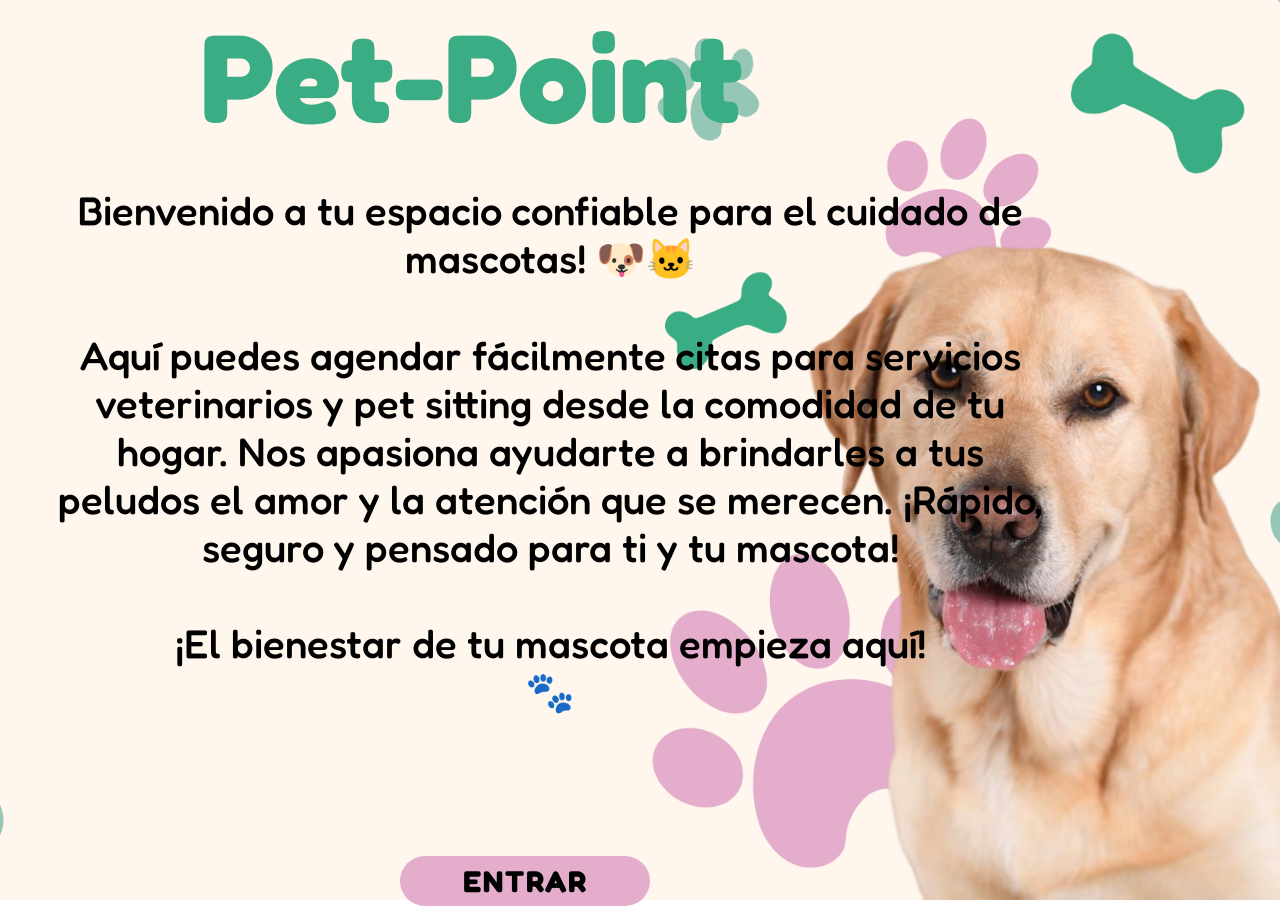
<file: index.html>
<!DOCTYPE html>
<html lang="en">
<head>
    <meta charset="UTF-8">
    <meta name="viewport" content="width=device-width, initial-scale=1.0">
    <link rel="stylesheet" href="CSS/index.css">
    <link rel="preconnect" href="https://fonts.googleapis.com">
    <link rel="preconnect" href="https://fonts.gstatic.com" crossorigin>
    <link href="https://fonts.googleapis.com/css2?family=Fredoka:wght@300..700&display=swap" rel="stylesheet">
    <link rel="icon" href="img/Pet_Point.png" type="imagen/png"> 
    <title>Pet-Point</title>
</head>
<body>
    <h1>Pet-Point</h1>
    <div class="contenido">
        
        <p>
            Bienvenido a tu espacio confiable para el cuidado de mascotas! 🐶🐱 <br>
        <br>
        Aquí puedes agendar fácilmente citas para 
        servicios veterinarios y pet sitting desde la 
        comodidad de tu hogar. Nos apasiona ayudarte a brindarles a tus peludos el amor 
        y la atención que se merecen. ¡Rápido, seguro y pensado para ti y tu mascota!
        <br>
        <br>
        ¡El bienestar de tu mascota empieza aquí!
        <br>
        🐾
        </p> 
    </div>
     <a href="iniciosesion.php">
            <button class="btn-enviar" type="submit">ENTRAR</button>
    </a>
</body>
</html>
</file>
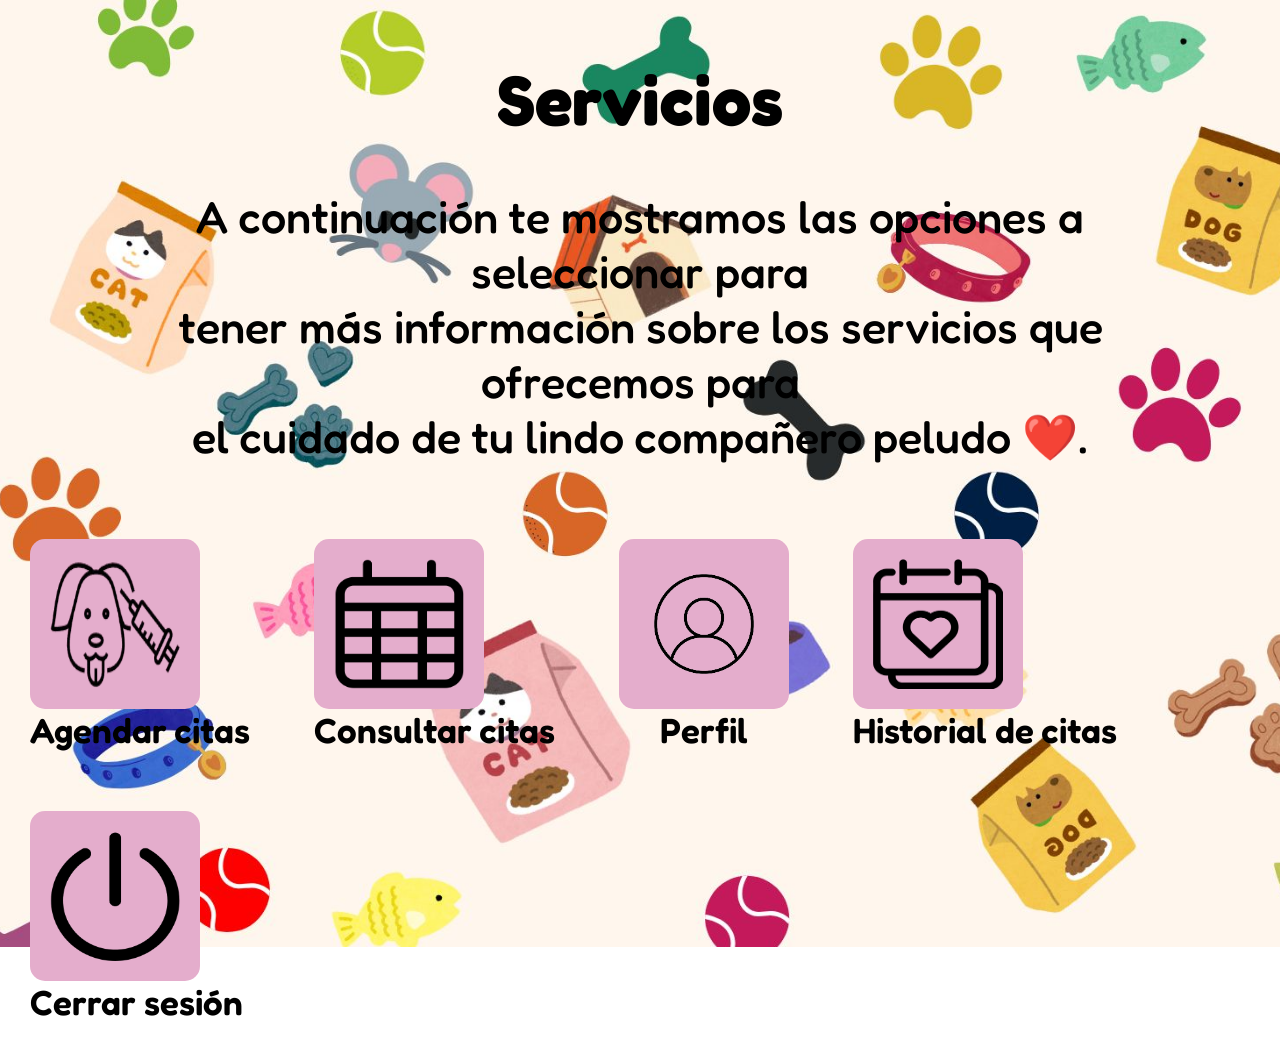
<file: servicios.html>
<!DOCTYPE html>
<html lang="en">
<head>
    <meta charset="UTF-8">
    <meta name="viewport" content="width=device-width, initial-scale=1.0">
    <link rel="stylesheet" href="CSS/servicios.css">
    <link rel="preconnect" href="https://fonts.googleapis.com">
    <link rel="preconnect" href="https://fonts.gstatic.com" crossorigin>
    <link href="https://fonts.googleapis.com/css2?family=Fredoka:wght@300..700&display=swap" rel="stylesheet">
    <link rel="icon" href="img/Pet_Point.png" type="imagen/png"> 
    <title>Servicios</title>
</head>
<body>
    <div class="contenido">
        <h1> Servicios</h1>
        <p>A continuación te mostramos las opciones a seleccionar para <br>
            tener más información sobre los servicios que ofrecemos para <br>
            el cuidado de tu lindo compañero peludo ❤️.</p>
    </div>
    <div class="input">
        <a href="AgregarCita.php" class="btn-servicio"><img alt="" src="img/Servicio_Cita.png">Agendar citas</a>
        <a href="Citas.php" class="btn-servicio"><img alt="" src="img/Servicios_Calen.png">Consultar citas</a>
        <a href="PerfilUsuario.php" class="btn-servicio"><img alt="" src="img/Servicios_Perfil.png">Perfil</a>
        <a href="Historial_citas.php" class="btn-servicio"><img alt="" src="img/HistorialCitas_icono.png">Historial de citas</a>
        <a href="iniciosesion.php" class="btn-servicio" class="btn-cerrar"><img alt="" src="img/Servicios_Sesion.png">Cerrar sesión</a>
    </div>
    
</body>
</html>
</file>
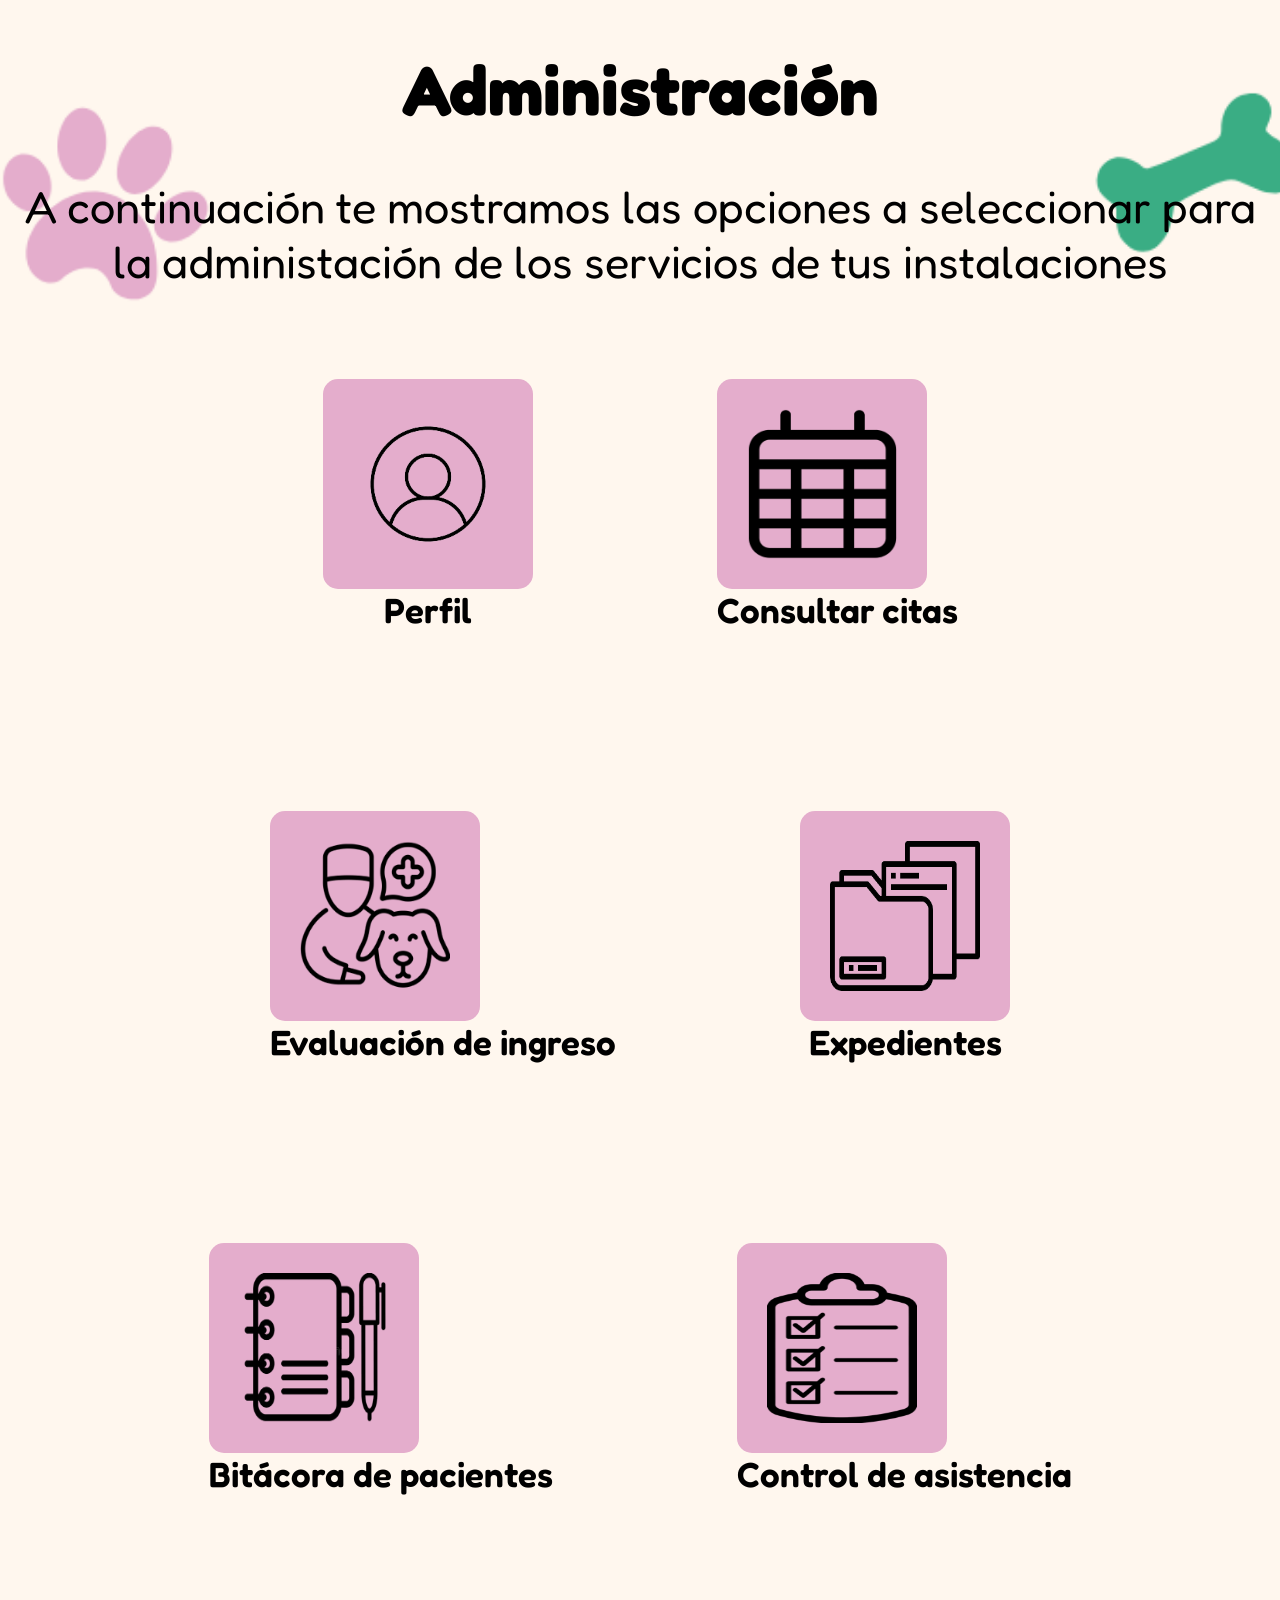
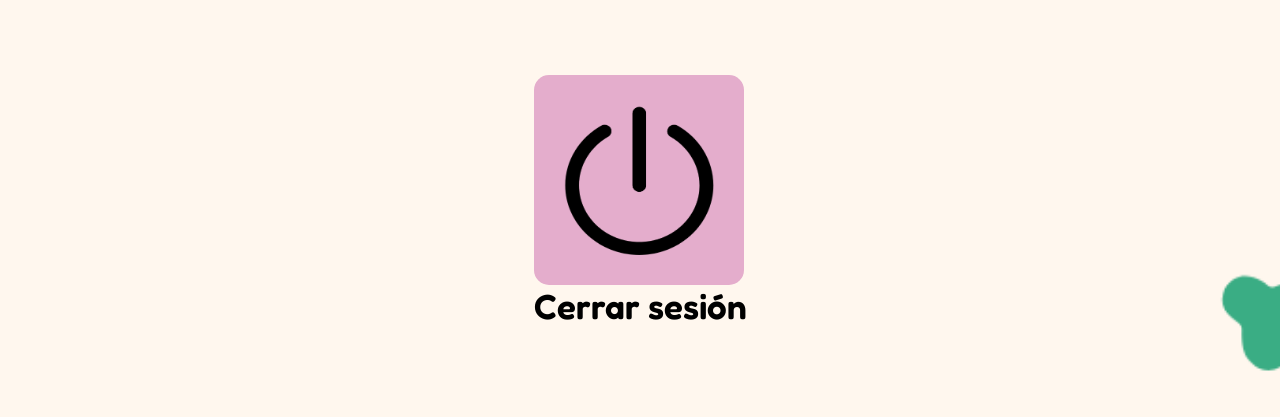
<file: ServiciosAdmin.html>
<!DOCTYPE html>
<html lang="en">
<head>
    <meta charset="UTF-8">
    <meta name="viewport" content="width=device-width, initial-scale=1.0">
    <link rel="stylesheet" href="CSS/ServiciosAdmin.css">
    <link rel="preconnect" href="https://fonts.googleapis.com">
    <link rel="preconnect" href="https://fonts.gstatic.com" crossorigin>
    <link href="https://fonts.googleapis.com/css2?family=Fredoka:wght@300..700&display=swap" rel="stylesheet">
    <link rel="icon" href="img/Pet_Point.png" type="imagen/png"> 
    <title>Servicios Administracion</title>
</head>
<body>
    <div class="contenido">
        <h1>Administración</h1>
        <p>A continuación te mostramos las opciones a seleccionar para <br> 
            la administación de los servicios de tus instalaciones </p>
    </div>
    <div class="input">
        <a href="PerfilAdmin.php" class="btn-servicio"><img src="img/Servicios_Perfil.png" alt="">Perfil</a>
        <a href="CitasAdmin.php" class="btn-servicio"><img src="img/Servicios_Calen.png" alt="">Consultar citas</a>
        <a href="ServiciosVet/Evaluacion_ingreso.php" class="btn-servicio"><img src="img/Evaluacion_de_ingreso_icono.png" alt="">Evaluación de ingreso</a>
        <a href="ServiciosVet/Expedientes.php" class="btn-servicio"><img src="img/expedientes_icono.png" alt="">Expedientes</a>
        <a href="ServiciosVet/Bitacora_pacientes.php" class="btn-servicio"><img src="img/bitacora_icono.png" alt="">Bitácora de pacientes</a>
        <a href="ServiciosVet/Control_asistencia.php" class="btn-servicio"><img src="img/asistencia_icono.png" alt="">Control de asistencia</a>
        <a href="iniciosesion.php" class="btn-servicio"><img src="img/Servicios_Sesion.png" alt="">Cerrar sesión</a>
        
    </div>
</body>
</html>
</file>
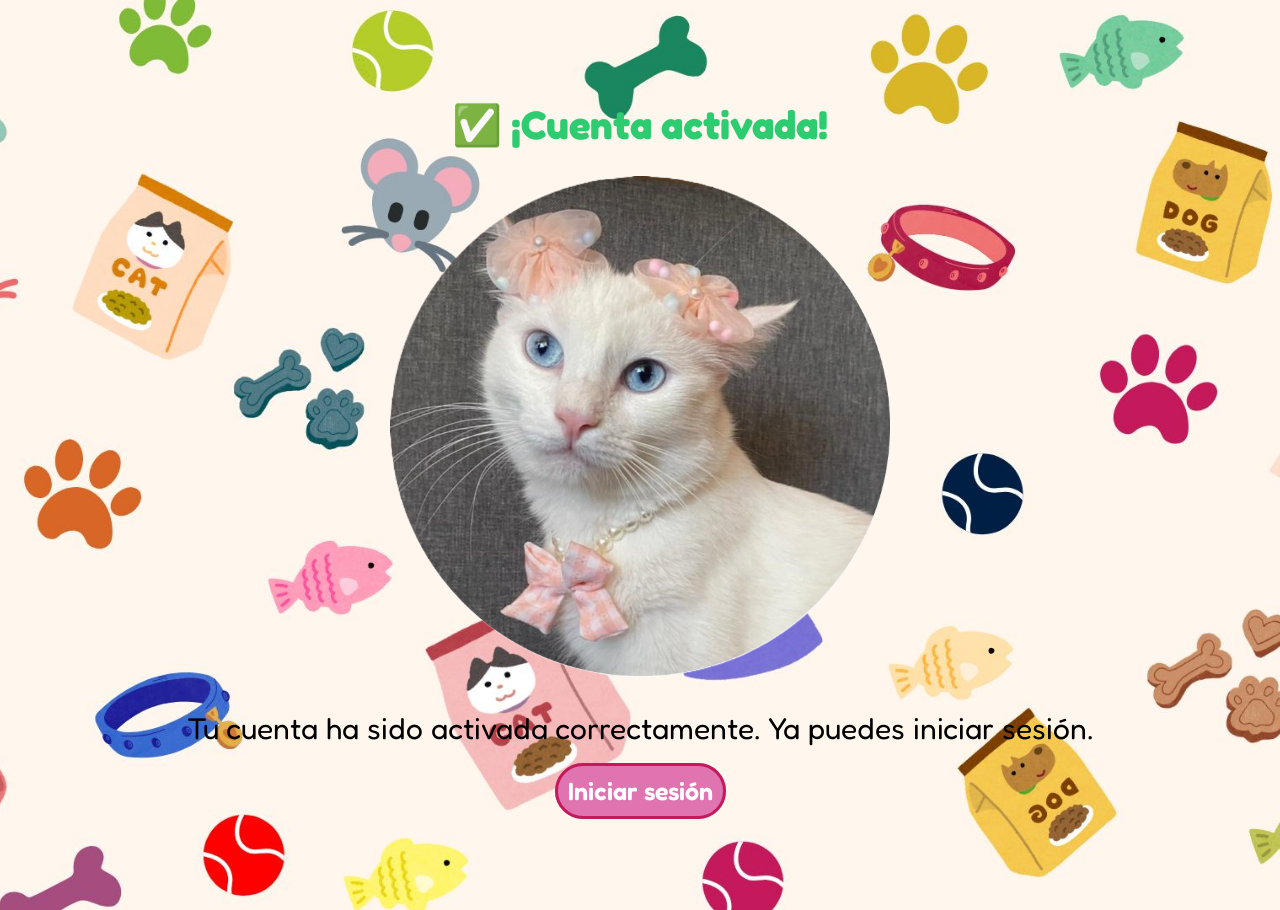
<file: VerificaCuenta.html>
<!DOCTYPE html>
<html lang="es">
<head>
    <meta charset="UTF-8">
    <meta name="viewport" content="width=device-width, initial-scale=1.0">
    <link rel="preconnect" href="https://fonts.googleapis.com">
    <link rel="preconnect" href="https://fonts.gstatic.com" crossorigin>
    <link href="https://fonts.googleapis.com/css2?family=Fredoka:wght@300..700&display=swap" rel="stylesheet">
    <link rel="icon" href="img/Pet_Point.png" type="imagen/png"> 
    <title>Cuenta Activada</title>
    <style>
        body { font-family: "Fredoka", sans-serif;
        background-image: url(img/Img_Citas.jpg);
        background-size: cover;
        background-repeat: no-repeat;
        background-position: center;
        height: 90vh;
        margin: 0;
        text-align: center;
        margin-top: 100px; 
        }
        h1 { color: #2ecc71; font-size: 40px; }
        p { font-size: 30px; }
        a{
        font-family: "Fredoka", sans-serif;
        text-decoration: none;
        font-size: 25px;
        font-weight: 600;
        color: #fff;
        border: solid 3px #c4195b;
        background-color: #df74b1;
        border-radius: 50px;
        text-align: center;
        width: 380px;
        height: 80px;
        padding: 10px;
        }
        a:hover{
            background-color: #c4195b;
            box-shadow: 0 0 20px #c4195b;
        }
    </style>
</head>
<body>
    <h1>✅ ¡Cuenta activada!</h1>
    <Img alt="" src="img/Img_VerifiCita.png" width="500px" height="500px"></Img>
    <p>Tu cuenta ha sido activada correctamente. Ya puedes iniciar sesión.</p>
    <a href="iniciosesion.php">Iniciar sesión</a>
</body>
</html>
</file>
<file: CSS/index.css>
body{
    font-family: "Fredoka", sans-serif;
    background-image: url(../img/Img_principal.png);
    background-size: cover;
    background-repeat: no-repeat;
    background-position: center;
    height: 100vh; 
    margin: 0;
}
h1{
    color: #3aad84;
    font-size: 125px;
    margin-top: 0;
    text-align: left;
    margin-left: 200px;
}
.contenido{
    height: 620px;
    width: 1000px;
    text-align: center;
    margin: 50px;
}
p{
    margin-top: -50px;
    font-size: 40px;
    font-weight: 500;
}
.btn-enviar{
    font-family: "Fredoka", sans-serif;
    text-decoration: none;
    border: none;
    font-weight: 700;
    letter-spacing: 2px;
    font-size: 30px;
    color: #000;
    background-color: #e4adcc;
    border-radius: 50px;
    text-align: center;
    width: 250px;
    height: 50px;
    margin-left: 400px;
    margin-top: 0;
}
.btn-enviar:hover{
    background-color: #c4195b;
    box-shadow: 0 0 20px #c4195b;
    color: #fff;
}

/* RESPOSIVE */
@media (max-width: 768px){

    h1{
        font-size: 100px;
        text-align: center;
        margin-left: 0;
    }
    .contenido{
        display: flex;
        justify-content: space-between;
        align-items: center;
        height: auto;
        width: auto;
        margin: 10px;
    }
    p{
    margin-top: -50px;
    font-size: 32px;
    font-weight: 500;
    }
    .btn-enviar{
        display: flex;
        margin: 30px auto;
        padding: 15px 40px;
        font-family: "Fredoka", sans-serif;
        text-decoration: none;
        border: none;
        font-weight: 700;
        letter-spacing: 2px;
        font-size: 30px;
        color: #000;
        background-color: #e4adcc;
        border-radius: 50px;
        text-align: center;
        align-items: center;
        width: 200px;
        height: 50px;
        cursor: pointer;

    }
    a{
        text-decoration: none;
        border: none;
        text-align: center;
    }

}
</file>
<file: CSS/servicios.css>
*{
    font-family: "Fredoka", sans-serif;
}

body {
    font-family: "Fredoka", sans-serif;
    background-image: url(../img/Img_Citas.jpg);
    background-size: cover;
    background-repeat: no-repeat;
    background-position: center;
    height: 100vh;
    margin: 0;
}
h1{
    padding-top: 10px;
    font-size: 70px;
    text-align: center;
}
p{
    font-size: 45px;
    font-weight: 500;
    text-align: center;
    margin-left: 80px;
    margin-right: 80px;
}
/* BOTONES SERVICIOS */
.input{
    justify-self: center;
}
.btn-servicio{
    display: inline-block;
    text-decoration: none;
    color: #000;
    width: auto;
    height: auto;
    font-size: 35px;
    font-weight: 600;
    text-align: center;
    margin: 30px;
}
.btn-servicio img{
    display: block;
    height: 130px;
    width: 130px;
    background-color: #e4adcc;
    justify-self: center;
    border-radius: 15px;
    padding: 20px;
}
.btn-servicio img:hover{
    background-color: #c4195b;
    box-shadow: 0 0 20px #c4195b;
}


/* TABLET */
@media (max-width: 1024px){
    h1{
    font-size: 55px;
    text-align: center;
    }
    p{
        font-size: 30px;
        text-align: center;
        font-weight: 500;
    }
    .btn-servicio{   
        text-decoration: none;
        color: #000;
        width: auto;
        height: auto;
        font-size: 16px;
        font-weight: 600;
        text-align: center;
        margin: 30px;
    }
    .btn-servicio img{
        width: 72px;
        height: 72px;
        background-color: #e4adcc;
        justify-self: center;
        border-radius: 15px;
        padding: 20px;
    }
    .btn-servicio img:hover{
        background-color: #c4195b;
        box-shadow: 0 0 20px #c4195b;
    }
    .btn-cerrar{
        align-content: center;
        align-items: center;
        align-self: center;
        justify-content: center;
        justify-self: center;
        justify-items: center;
    }
    .input{
    justify-self: center;
    width: 350px;
    }
}

/* CELULAR */
@media (max-width: 768px){
    p{
        font-size: 23px;
        text-align: center;
        font-weight: 500;
    }
    .btn-servicio{   
        text-decoration: none;
        color: #000;
        width: auto;
        height: auto;
        font-size: 15px;
        font-weight: 600;
        text-align: center;
        margin: 30px;
    }
    .btn-servicio img{
        width: 72px;
        height: 72px;
        background-color: #e4adcc;
        justify-self: center;
        border-radius: 15px;
        padding: 20px;
    }
    .btn-servicio img:hover{
        background-color: #c4195b;
        box-shadow: 0 0 20px #c4195b;
    }
    .btn-cerrar{
        align-content: center;
        align-items: center;
        align-self: center;
        justify-content: center;
        justify-self: center;
        justify-items: center;
    }
    .input{
    justify-self: center;
    width: 350px;
    }
}
</file>
<file: CSS/ServiciosAdmin.css>
*{
    font-family: "Fredoka", sans-serif;
}
body {
    font-family: "Fredoka", sans-serif;
    background-image: url(../img/Servicios.png);
    background-size: cover;
    background-repeat: no-repeat;
    background-position: center;
    height: 100%;
    margin: 0;
}

h1{

    font-size: 70px;
    text-align: center;
}
p{
    font-size: 45px;
    text-align: center;
    font-weight: 400;
    margin: 0;
}
/* BOTONES */
.input{
    justify-self: center;
    text-align: center;

}
.btn-servicio{
    display: inline-block;
    text-decoration: none;
    color: #000;
    width: auto;
    height: auto;
    font-size: 35px;
    font-weight: 600;
    text-align: center;
    margin: 90px;
    align-self: center;
    justify-content: center;
}
.btn-servicio img{
    display: block;
    height: 150px;
    width: 150px;
    background-color: #e4adcc;
    justify-self: center;
    border-radius: 15px;
    padding: 30px;
}
.btn-servicio img:hover{
    background-color: #c4195b;
    box-shadow: 0 0 40px #c4195b;
}





/* TABLET */
@media (max-width: 1024px){
    h1{
        font-size: 60px;
        text-align: center;
    }
    p{
        font-size: 50px;
        text-align: center;
        font-weight: 400;
        margin-left: 80px;
        margin-right: 80px;
    }


    .input{
        justify-self: center;
        text-align: center;

    }
    .btn-servicio{
        display: inline-block;
        text-decoration: none;
        color: #000;
        width: auto;
        height: auto;
        font-size: 20px;
        font-weight: 600;
        text-align: center;
        margin-top: 40px;
        margin-left: 40px;
        margin-right: 40px; 
    }
    .btn-servicio img{
        display: flex;
        height: 80px;
        width: 80px;
        background-color: #e4adcc;
        justify-self: center;
        border-radius: 15px;
        padding: 30px;
    }
    .btn-servicio img:hover{
        background-color: #c4195b;
        box-shadow: 0 0 40px#c4195b;
    }

}



/* CELULAR */
@media (max-width: 768px){

    h1{
        font-size: 50px;
        text-align: center;
    }
    p{
        font-size: 40px;
        text-align: center;
        font-weight: 400;
        margin-left: 80px;
        margin-right: 80px;
    }


    .input{
        justify-self: center;
        text-align: center;

    }
    .btn-servicio{
        display: inline-block;
        text-decoration: none;
        color: #000;
        width: 150px;
        height: auto;
        font-size: 20.5px;
        font-weight: 600;
        text-align: center;
        margin: 40px;
    }
    .btn-servicio img{
        display: flex;
        height: 70px;
        width: 70px;
        background-color: #e4adcc;
        justify-self: center;
        border-radius: 15px;
        padding: 30px;
    }
    .btn-servicio img:hover{
        background-color: #c4195b;
        box-shadow: 0 0 20px #c4195b;
    }

}
</file>
